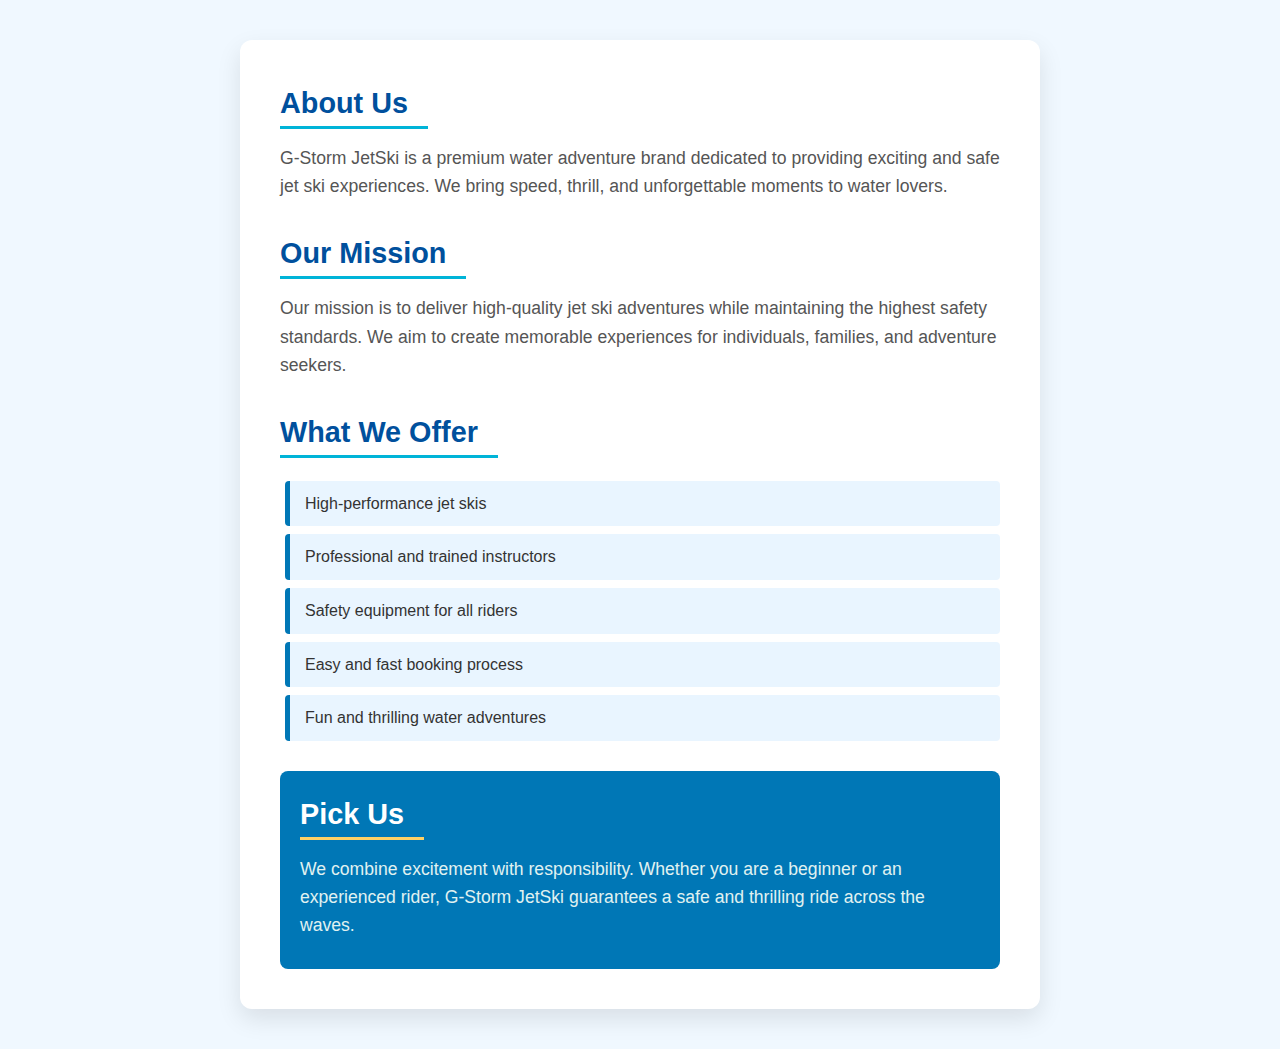
<file: about.html>
<!DOCTYPE html>
<html lang="en">
<head>
    <meta charset="UTF-8">
    <meta name="viewport" content="width=device-width, initial-scale=1.0">
    <title>About</title>
    <link rel="stylesheet" href="about.style.css">
</head>
<body>

    <main>

        <section>
            <h2>About Us</h2>
            <p>
                G-Storm JetSki is a premium water adventure brand dedicated to providing
                exciting and safe jet ski experiences. We bring speed, thrill, and
                unforgettable moments to water lovers.
            </p>
        </section>

        <section>
            <h2>Our Mission</h2>
            <p>
                Our mission is to deliver high-quality jet ski adventures while maintaining
                the highest safety standards. We aim to create memorable experiences for
                individuals, families, and adventure seekers.
            </p>
        </section>

        <section>
            <h2>What We Offer</h2>
            <ul>
                <li>High-performance jet skis</li>
                <li>Professional and trained instructors</li>
                <li>Safety equipment for all riders</li>
                <li>Easy and fast booking process</li>
                <li>Fun and thrilling water adventures</li>
            </ul>
        </section>

        <section>
            <h2>Pick Us</h2>
            <p>
                We combine excitement with responsibility. Whether you are a beginner or
                an experienced rider, G-Storm JetSki guarantees a safe and thrilling ride
                across the waves.
            </p>
        </section>

    </main>

</body>
</html>
</file>
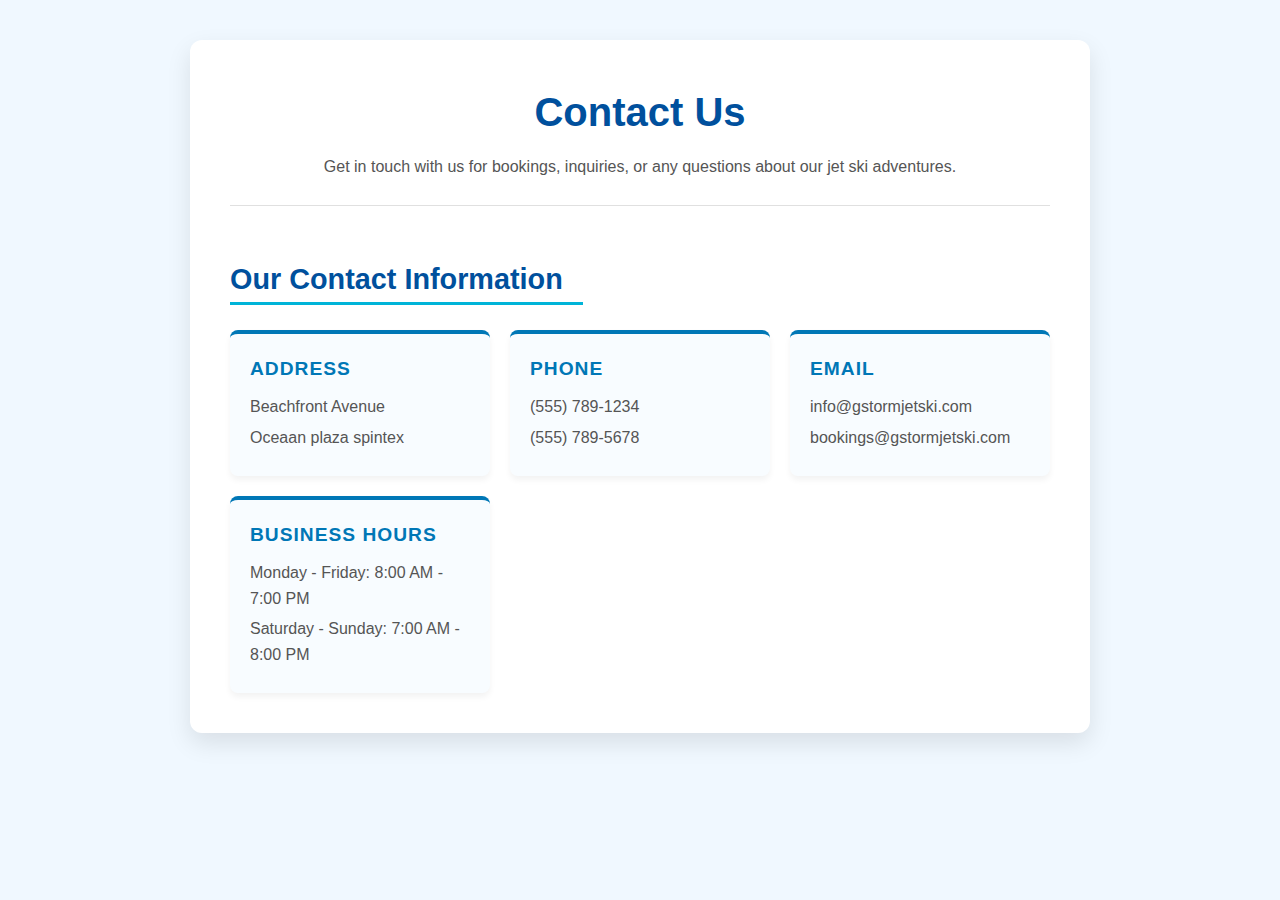
<file: contact.html>
<!DOCTYPE html>
<html lang="en">
<head>
    <meta charset="UTF-8">
    <meta name="viewport" content="width=device-width, initial-scale=1.0">
    <title>Contact Us - G-Storm JetSki</title>
    <link rel="stylesheet" href="contact.style.css">
</head>
<body>

    <main>

        <section>
            <h1>Contact Us</h1>
            <p>Get in touch with us for bookings, inquiries, or any questions about our jet ski adventures.</p>
        </section>

       
   <section>
            <h2>Our Contact Information</h2>
            <div>
                <div>
                    <h3>Address</h3>
                    <p> Beachfront Avenue</p>
                    <p>Oceaan plaza spintex</p>
                </div>

                <div>
                    <h3>Phone</h3>
                    <p>(555) 789-1234</p>
                    <p>(555) 789-5678</p>
                </div>

                <div>
                    <h3>Email</h3>
                    <p>info@gstormjetski.com</p>
                    <p>bookings@gstormjetski.com</p>
                </div>

                <div>
                    <h3>Business Hours</h3>
                    <p>Monday - Friday: 8:00 AM - 7:00 PM</p>
                    <p>Saturday - Sunday: 7:00 AM - 8:00 PM</p>
                </div>
            </div>
        </section>

       

    </main>

</body>
</html>
</file>
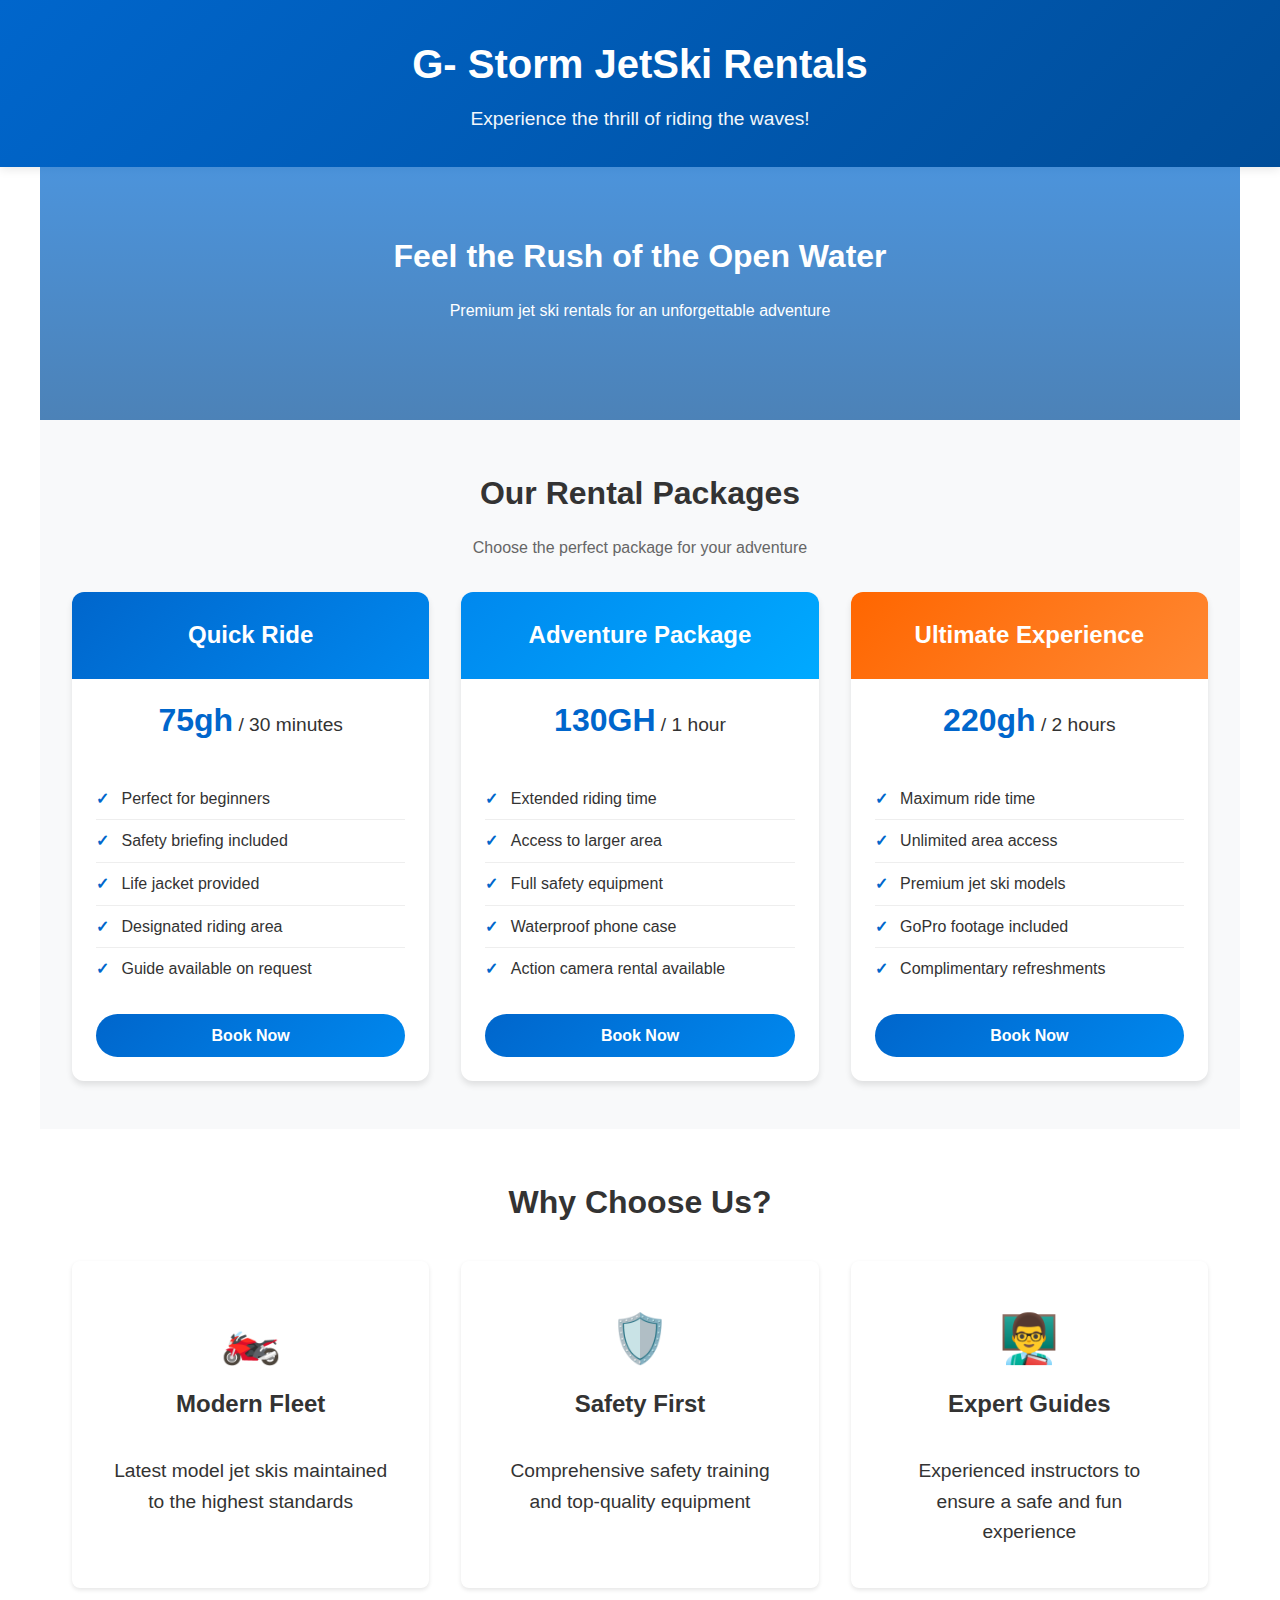
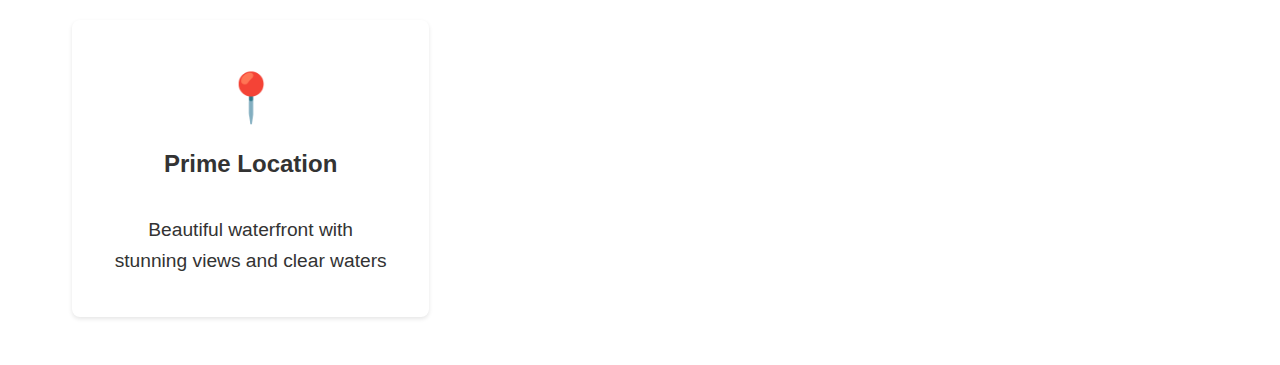
<file: rentals.html>
<!DOCTYPE html>
<html lang="en">
<head>
    <meta charset="UTF-8">
    <meta name="viewport" content="width=device-width, initial-scale=1.0">
    <title>G-STORM JETSKI RENTALS</title>
    <link rel="stylesheet" href="rentals.style.css">
</head>
<body>
    <header>
        <h1>G- Storm JetSki Rentals</h1>
        <p>Experience the thrill of riding the waves!</p>
    </header>

    <section>
        <h2>Feel the Rush of the Open Water</h2>
        <p>Premium jet ski rentals for an unforgettable adventure</p>
    </section>

    <section>
        <h2>Our Rental Packages</h2>
        <p>Choose the perfect package for your adventure</p>
        
        <div>
            <div>
                <h3>Quick Ride</h3>
                <p><strong>75gh</strong> / 30 minutes</p>
                <ul>
                    <li>Perfect for beginners</li>
                    <li>Safety briefing included</li>
                    <li>Life jacket provided</li>
                    <li>Designated riding area</li>
                    <li>Guide available on request</li>
                </ul>
                <button>Book Now</button>
            </div>

            <div>
                <h3>Adventure Package</h3>
                <p><strong>130GH</strong> / 1 hour</p>
                <ul>
                    <li>Extended riding time</li>
                    <li>Access to larger area</li>
                    <li>Full safety equipment</li>
                    <li>Waterproof phone case</li>
                    <li>Action camera rental available</li>
                </ul>
                <button>Book Now</button>
            </div>

            <div>
                <h3>Ultimate Experience</h3>
                <p><strong>220gh</strong> / 2 hours</p>
                <ul>
                    <li>Maximum ride time</li>
                    <li>Unlimited area access</li>
                    <li>Premium jet ski models</li>
                    <li>GoPro footage included</li>
                    <li>Complimentary refreshments</li>
                </ul>
                <button>Book Now</button>
            </div>
        </div>
    </section>

    <section>
        <h2>Why Choose Us?</h2>
        <div>
            <div>
                <h3>Modern Fleet</h3>
                <p>Latest model jet skis maintained to the highest standards</p>
            </div>
            <div>
                <h3>Safety First</h3>
                <p>Comprehensive safety training and top-quality equipment</p>
            </div>
            <div>
                <h3>Expert Guides</h3>
                <p>Experienced instructors to ensure a safe and fun experience</p>
            </div>
            <div>
                <h3>Prime Location</h3>
                <p>Beautiful waterfront with stunning views and clear waters</p>
            </div>
        </div>
    </section>

</body>
</html>
</file>
<file: rentals.style.css>
* {
    margin: 0;
    padding: 0;
    box-sizing: border-box;
}

body {
    font-family: 'Segoe UI', Tahoma, Geneva, Verdana, sans-serif;
    line-height: 1.6;
    color: #333;
}

header {
    background: linear-gradient(135deg, #0066cc 0%, #004d99 100%);
    color: white;
    padding: 2rem;
    text-align: center;
    box-shadow: 0 2px 10px rgba(0,0,0,0.1);
}

header h1 {
    font-size: 2.5rem;
    margin-bottom: 0.5rem;
}

header p {
    font-size: 1.2rem;
    opacity: 0.95;
}

section {
    padding: 3rem 2rem;
    max-width: 1200px;
    margin: 0 auto;
}

section:nth-child(2) {
    background: linear-gradient(rgba(0,102,204,0.7), rgba(0,77,153,0.7));
    color: white;
    text-align: center;
    padding: 4rem 2rem;
}

section:nth-child(2) h2 {
    font-size: 2rem;
    margin-bottom: 1rem;
}

section:nth-child(3) {
    background: #f8f9fa;
}

h2 {
    text-align: center;
    margin-bottom: 1rem;
    font-size: 2rem;
}

section > p {
    text-align: center;
    color: #666;
    margin-bottom: 2rem;
}

section:nth-child(2) > p {
    color: white;
}

section > div {
    display: grid;
    grid-template-columns: repeat(auto-fit, minmax(300px, 1fr));
    gap: 2rem;
    margin-top: 2rem;
}

section > div > div {
    background: white;
    border-radius: 12px;
    overflow: hidden;
    box-shadow: 0 4px 6px rgba(0,0,0,0.1);
    transition: transform 0.3s ease, box-shadow 0.3s ease;
}

section > div > div:hover {
    transform: translateY(-5px);
    box-shadow: 0 8px 15px rgba(0,0,0,0.2);
}

section > div > div h3 {
    background: linear-gradient(135deg, #0066cc, #0088ee);
    color: white;
    padding: 1.5rem;
    text-align: center;
    font-size: 1.5rem;
}

section > div > div:nth-child(2) h3 {
    background: linear-gradient(135deg, #0088ee, #00aaff);
}

section > div > div:nth-child(3) h3 {
    background: linear-gradient(135deg, #ff6600, #ff8833);
}

section > div > div > p {
    text-align: center;
    padding: 1rem;
    font-size: 1.2rem;
}

section > div > div > p strong {
    font-size: 2rem;
    color: #0066cc;
}

ul {
    list-style: none;
    padding: 0 1.5rem;
    margin: 1rem 0;
}

ul li {
    padding: 0.5rem 0;
    border-bottom: 1px solid #eee;
}

ul li:last-child {
    border-bottom: none;
}

ul li:before {
    content: "✓ ";
    color: #0066cc;
    font-weight: bold;
    margin-right: 0.5rem;
}

button {
    display: block;
    background: linear-gradient(135deg, #0066cc, #0088ee);
    color: white;
    padding: 0.8rem 2rem;
    border-radius: 25px;
    border: none;
    cursor: pointer;
    font-size: 1rem;
    font-weight: 600;
    transition: all 0.3s ease;
    width: calc(100% - 3rem);
    margin: 1.5rem;
}

button:hover {
    background: linear-gradient(135deg, #0055aa, #0077dd);
    transform: scale(1.05);
}

section:nth-child(4) > div > div {
    text-align: center;
    padding: 1.5rem;
    background: white;
    border-radius: 8px;
    box-shadow: 0 2px 4px rgba(0,0,0,0.1);
}

section:nth-child(4) > div > div h3 {
    background: none;
    color: #333;
    padding: 0;
    margin: 1rem 0;
}

section:nth-child(4) > div > div h3:before {
    content: "🏍️";
    display: block;
    font-size: 3rem;
    margin-bottom: 0.5rem;
}

section:nth-child(4) > div > div:nth-child(2) h3:before {
    content: "🛡️";
}

section:nth-child(4) > div > div:nth-child(3) h3:before {
    content: "👨‍🏫";
}

section:nth-child(4) > div > div:nth-child(4) h3:before {
    content: "📍";
}
</file>
<file: about.style.css>
/* General Reset */
* {
    margin: 0;
    padding: 0;
    box-sizing: border-box;
}

body {
    font-family: 'Segoe UI', Tahoma, Geneva, Verdana, sans-serif;
    line-height: 1.6;
    background-color: #f0f8ff; /* Light airy blue background */
    color: #333;
    display: flex;
    justify-content: center;
    padding: 40px 20px;
}

/* Main Container */
main {
    max-width: 800px;
    width: 100%;
    background: #ffffff;
    padding: 40px;
    border-radius: 12px;
    box-shadow: 0 10px 25px rgba(0, 0, 0, 0.1);
}

/* Sections */
section {
    margin-bottom: 30px;
}

section:last-child {
    margin-bottom: 0;
}

/* Headings */
h2 {
    color: #00509d; /* Deep ocean blue */
    font-size: 1.8rem;
    margin-bottom: 15px;
    border-bottom: 3px solid #00b4d8; /* Bright water blue accent */
    display: inline-block;
    padding-right: 20px;
}

/* Paragraphs */
p {
    margin-bottom: 10px;
    font-size: 1.1rem;
    color: #555;
}

/* List Styling */
ul {
    list-style: none; /* Removing default bullets for a cleaner look */
    padding-left: 5px;
}

li {
    background: #e9f5ff;
    margin: 8px 0;
    padding: 10px 15px;
    border-left: 5px solid #0077b6;
    border-radius: 4px;
    font-weight: 500;
}

/* "Pick Us" Section Highlight */
section:last-of-type {
    background-color: #0077b6;
    color: white;
    padding: 20px;
    border-radius: 8px;
}

section:last-of-type h2 {
    color: #fff;
    border-bottom-color: #ffd166; /* Sunny yellow accent */
}

section:last-of-type p {
    color: #e0f2f1;
}

/* Responsive Design */
@media (max-width: 600px) {
    main {
        padding: 20px;
    }
    
    h2 {
        font-size: 1.5rem;
    }
}
</file>
<file: contact.style.css>
/* General Reset */
* {
    margin: 0;
    padding: 0;
    box-sizing: border-box;
}

body {
    font-family: 'Segoe UI', Tahoma, Geneva, Verdana, sans-serif;
    line-height: 1.6;
    background-color: #f0f8ff; /* Light airy blue background */
    color: #333;
    display: flex;
    justify-content: center;
    padding: 40px 20px;
}

/* Main Container */
main {
    max-width: 900px;
    width: 100%;
    background: #ffffff;
    padding: 40px;
    border-radius: 12px;
    box-shadow: 0 10px 25px rgba(0, 0, 0, 0.1);
}

/* Page Title Section */
h1 {
    color: #00509d;
    font-size: 2.5rem;
    margin-bottom: 10px;
    text-align: center;
}

main > section:first-of-type {
    text-align: center;
    margin-bottom: 50px;
    border-bottom: 1px solid #e0e0e0;
    padding-bottom: 20px;
}

/* Section Headings */
h2 {
    color: #00509d;
    font-size: 1.8rem;
    margin-bottom: 25px;
    border-bottom: 3px solid #00b4d8;
    display: inline-block;
    padding-right: 20px;
}

/* Contact Grid Layout */
/* This targets the div that holds the 4 info blocks */
section > div {
    display: grid;
    grid-template-columns: repeat(auto-fit, minmax(250px, 1fr));
    gap: 20px;
}

/* Individual Contact Cards */
section > div > div {
    background: #f8fcff;
    padding: 20px;
    border-radius: 8px;
    border-top: 4px solid #0077b6;
    transition: transform 0.3s ease;
    box-shadow: 0 4px 6px rgba(0, 0, 0, 0.05);
}

section > div > div:hover {
    transform: translateY(-5px);
    background: #e9f5ff;
}

/* Contact Card Headings */
h3 {
    color: #0077b6;
    margin-bottom: 10px;
    font-size: 1.2rem;
    text-transform: uppercase;
    letter-spacing: 1px;
}

/* Text styles */
p {
    color: #555;
    margin-bottom: 5px;
}

/* Responsive Design */
@media (max-width: 600px) {
    main {
        padding: 20px;
    }

    h1 {
        font-size: 2rem;
    }

    section > div {
        grid-template-columns: 1fr; /* Stack cards on mobile */
    }
}
</file>
